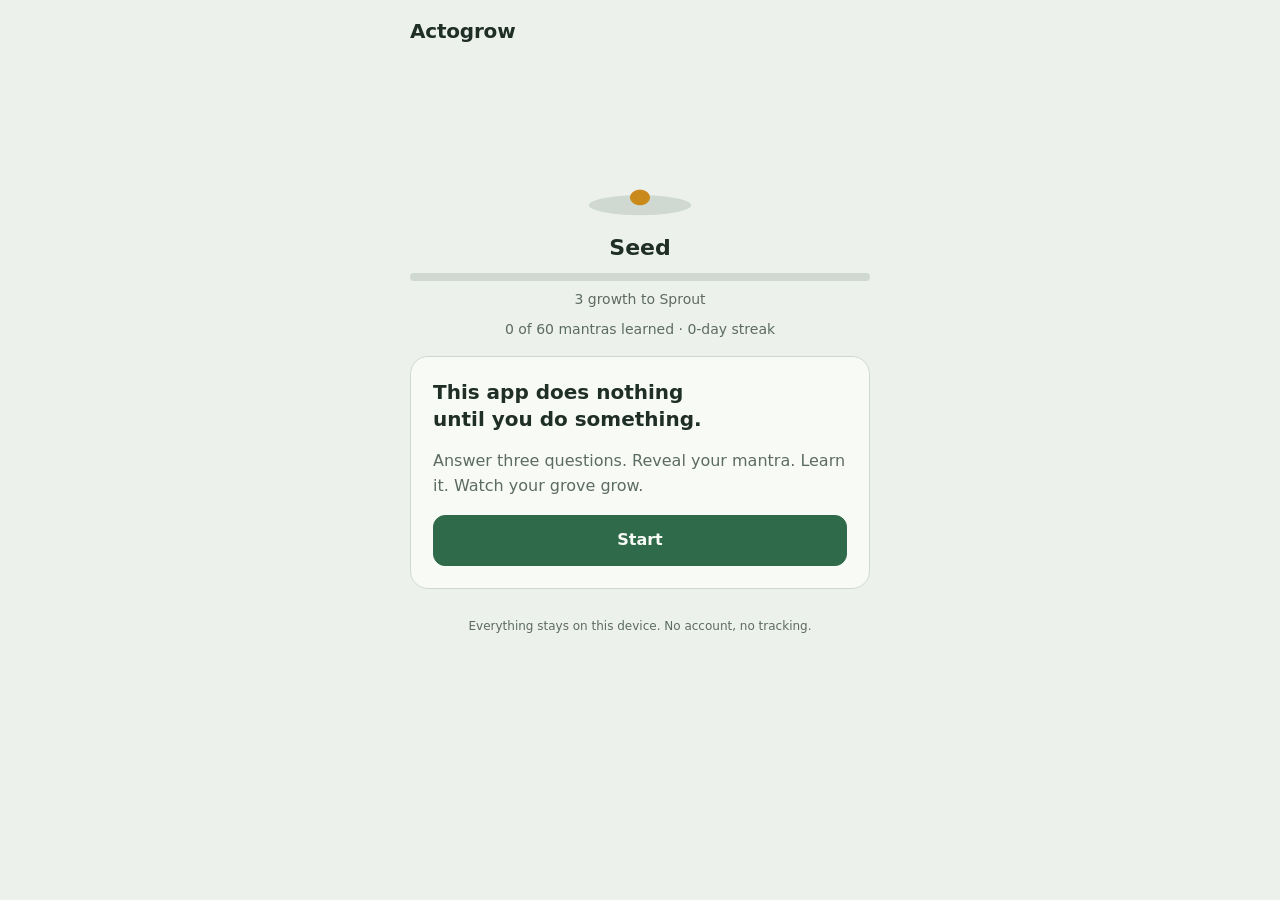
<file: index.html>
<!doctype html>
<html lang="en" dir="ltr">
<head>
  <meta charset="utf-8">
  <meta name="viewport" content="width=device-width, initial-scale=1, viewport-fit=cover">
  <title>Actogrow</title>
  <meta name="description" content="Actogrow: answer three questions, reveal your mantra, learn it, and grow.">
  <meta name="theme-color" content="#2F6B4A">
  <link rel="manifest" href="manifest.webmanifest">
  <link rel="icon" href="icons/icon.svg" type="image/svg+xml">
  <link rel="apple-touch-icon" href="icons/icon-192.png">
  <link rel="stylesheet" href="style.css">
</head>
<body>
  <main id="app" class="app"></main>
  <noscript>Actogrow needs JavaScript to run.</noscript>
  <script src="data/mantras.js"></script>
  <script src="app.js"></script>
</body>
</html>
</file>
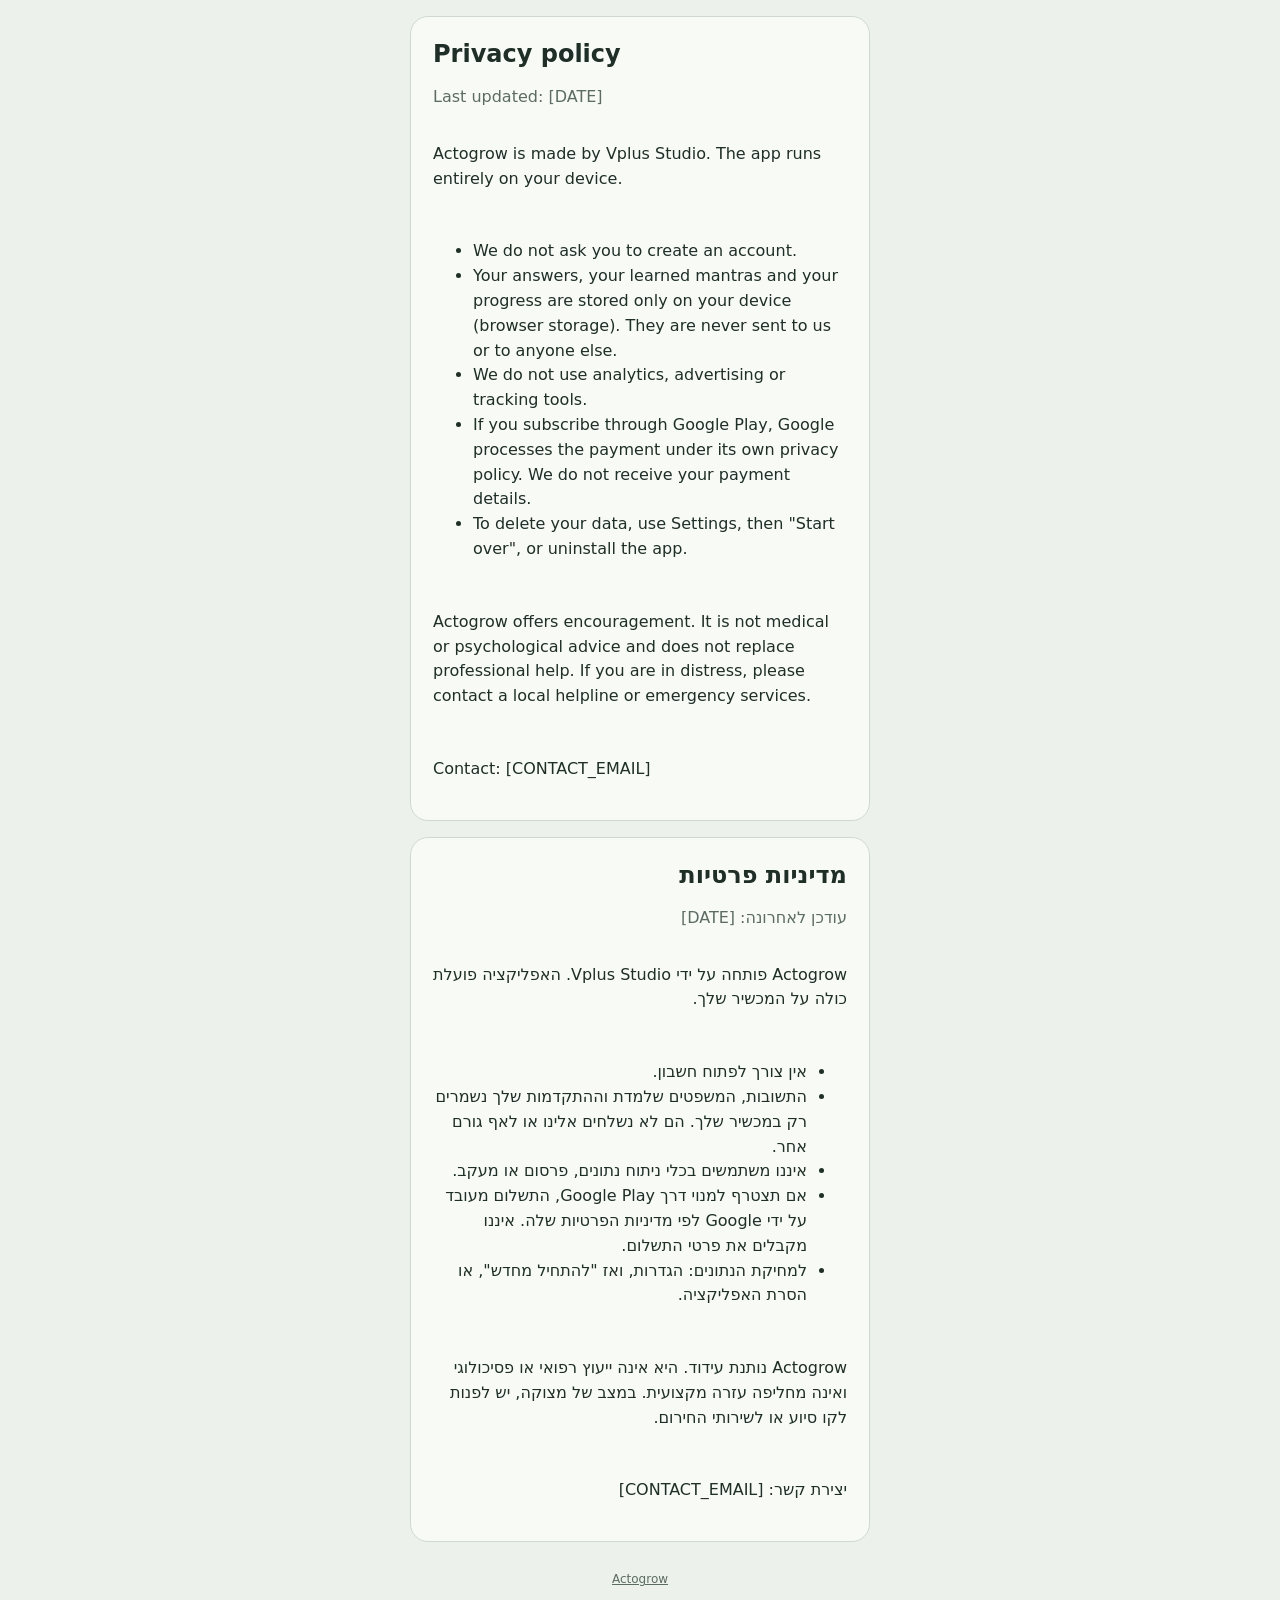
<file: privacy.html>
<!doctype html>
<html lang="en">
<head>
  <meta charset="utf-8">
  <meta name="viewport" content="width=device-width, initial-scale=1, viewport-fit=cover">
  <title>Actogrow Privacy Policy</title>
  <link rel="stylesheet" href="style.css">
</head>
<body>
  <main class="app">
    <section class="card" lang="en" dir="ltr">
      <h1>Privacy policy</h1>
      <p class="lead">Last updated: [DATE]</p>
      <p>Actogrow is made by Vplus Studio. The app runs entirely on your device.</p>
      <ul>
        <li>We do not ask you to create an account.</li>
        <li>Your answers, your learned mantras and your progress are stored only on your device (browser storage). They are never sent to us or to anyone else.</li>
        <li>We do not use analytics, advertising or tracking tools.</li>
        <li>If you subscribe through Google Play, Google processes the payment under its own privacy policy. We do not receive your payment details.</li>
        <li>To delete your data, use Settings, then "Start over", or uninstall the app.</li>
      </ul>
      <p>Actogrow offers encouragement. It is not medical or psychological advice and does not replace professional help. If you are in distress, please contact a local helpline or emergency services.</p>
      <p>Contact: [CONTACT_EMAIL]</p>
    </section>
    <section class="card" lang="he" dir="rtl">
      <h1>מדיניות פרטיות</h1>
      <p class="lead">עודכן לאחרונה: [DATE]</p>
      <p>Actogrow פותחה על ידי Vplus Studio. האפליקציה פועלת כולה על המכשיר שלך.</p>
      <ul>
        <li>אין צורך לפתוח חשבון.</li>
        <li>התשובות, המשפטים שלמדת וההתקדמות שלך נשמרים רק במכשיר שלך. הם לא נשלחים אלינו או לאף גורם אחר.</li>
        <li>איננו משתמשים בכלי ניתוח נתונים, פרסום או מעקב.</li>
        <li>אם תצטרף למנוי דרך Google Play, התשלום מעובד על ידי Google לפי מדיניות הפרטיות שלה. איננו מקבלים את פרטי התשלום.</li>
        <li>למחיקת הנתונים: הגדרות, ואז "להתחיל מחדש", או הסרת האפליקציה.</li>
      </ul>
      <p>Actogrow נותנת עידוד. היא אינה ייעוץ רפואי או פסיכולוגי ואינה מחליפה עזרה מקצועית. במצב של מצוקה, יש לפנות לקו סיוע או לשירותי החירום.</p>
      <p>יצירת קשר: [CONTACT_EMAIL]</p>
    </section>
    <p class="foot"><a href="./">Actogrow</a></p>
  </main>
</body>
</html>
</file>
<file: style.css>
/* Actogrow: one phone-width column; a grove meter on top, one card at a time below. */
:root {
  --bg: #EDF1EC;
  --surface: #F8FAF6;
  --ink: #1F2E27;
  --muted: #5C6B63;
  --line: #CFD9D1;
  --accent: #C98A1B;
  --leaf: #2F6B4A;
  --leaf-soft: #A9CDB4;
  --veil: #2C3E35;
  --on-leaf: #F8FAF6;
  --font: system-ui, -apple-system, "Segoe UI", Roboto, "Noto Sans Hebrew", Arial, sans-serif;
  color-scheme: light;
}
@media (prefers-color-scheme: dark) {
  :root {
    --bg: #111B16; --surface: #18251F; --ink: #E4ECE6; --muted: #9AAAA1; --line: #2B3A32;
    --accent: #E3A53A; --leaf: #6DB487; --leaf-soft: #2F5A41; --veil: #C7D6CC; --on-leaf: #111B16;
    color-scheme: dark;
  }
}

* { box-sizing: border-box; }
html, body { height: 100%; }
body {
  margin: 0;
  background: var(--bg);
  color: var(--ink);
  font: 16px/1.55 var(--font);
  padding: max(16px, env(safe-area-inset-top)) max(16px, env(safe-area-inset-right)) max(16px, env(safe-area-inset-bottom)) max(16px, env(safe-area-inset-left));
}
.app { max-width: 460px; margin: 0 auto; display: flex; flex-direction: column; gap: 16px; }

.topbar { display: flex; align-items: center; justify-content: space-between; gap: 12px; }
.brand { font-weight: 800; font-size: 20px; letter-spacing: -0.01em; }
.icon-btn { border: 0; background: transparent; color: var(--muted); font-size: 22px; padding: 6px 8px; border-radius: 10px; cursor: pointer; }

.grove { display: flex; flex-direction: column; align-items: center; gap: 8px; text-align: center; }
.grove canvas { width: 180px; height: 180px; }
.stage { font-weight: 800; font-size: 22px; }
.bar { width: 100%; height: 8px; border-radius: 99px; background: var(--line); overflow: hidden; }
.bar i { display: block; height: 100%; width: 0; background: var(--leaf); transition: width .6s ease; }
.stats { color: var(--muted); font-size: 14px; font-variant-numeric: tabular-nums; }

.card { background: var(--surface); border: 1px solid var(--line); border-radius: 18px; padding: 22px; display: flex; flex-direction: column; gap: 16px; }
.eyebrow { font-size: 12px; letter-spacing: .06em; text-transform: uppercase; color: var(--muted); }
h1 { font-size: 24px; line-height: 1.25; margin: 0; text-wrap: balance; }
.lead { color: var(--muted); margin: 0; }
.tagline { font-size: 20px; font-weight: 700; line-height: 1.35; margin: 0; text-wrap: balance; }

.opts { display: grid; grid-template-columns: 1fr 1fr; gap: 10px; }
.opts button:last-child:nth-child(odd) { grid-column: 1 / -1; }
button { font: inherit; color: var(--ink); background: transparent; border: 1.5px solid var(--line); border-radius: 12px; padding: 12px 10px; cursor: pointer; }
button:hover { border-color: var(--leaf); }
button:focus-visible, .reveal:focus-visible { outline: 3px solid var(--accent); outline-offset: 2px; }
button:disabled { opacity: .5; cursor: default; }
.primary { background: var(--leaf); border-color: var(--leaf); color: var(--on-leaf); font-weight: 700; }
.ghost { border-style: dashed; }
.row { display: flex; gap: 10px; flex-wrap: wrap; }
.row > button { flex: 1 1 auto; }

.reveal { position: relative; border-radius: 14px; min-height: 160px; display: grid; place-items: center; padding: 22px; overflow: hidden; user-select: none; -webkit-user-select: none; touch-action: none; border: 1px solid var(--line); }
.mantra { font-size: 23px; font-weight: 600; line-height: 1.4; text-align: center; text-wrap: balance; margin: 0; }
.veil { position: absolute; inset: 0; background: var(--veil); color: var(--bg); display: grid; place-items: center; font-weight: 700; padding: 16px; text-align: center; transition: opacity .5s; }
.ring { position: absolute; inset: auto 0 0 0; height: 6px; background: var(--accent); transform-origin: left; transform: scaleX(0); }
[dir="rtl"] .ring { transform-origin: right; }
.blank { display: inline-block; min-width: 4ch; border-bottom: 3px solid var(--accent); }

.chips { display: flex; flex-wrap: wrap; gap: 8px; justify-content: center; min-height: 48px; }
.chip { padding: 8px 12px; border-radius: 99px; }
.answer { min-height: 56px; border: 1.5px dashed var(--line); border-radius: 12px; padding: 10px; display: flex; flex-wrap: wrap; gap: 8px; justify-content: center; align-items: center; }

.picked { background: var(--leaf); border-color: var(--leaf); color: var(--on-leaf); }
.dots { display: flex; gap: 6px; }
.dots i { flex: 1; height: 5px; border-radius: 99px; background: var(--line); }
.dots i.done { background: var(--leaf-soft); }
.dots i.now { background: var(--leaf); }
.tags { display: flex; flex-wrap: wrap; gap: 6px; }
.tag { font-size: 13px; padding: 3px 10px; border-radius: 99px; background: var(--bg); border: 1px solid var(--line); color: var(--muted); }
.link { border: 0; padding: 4px 0; color: var(--muted); align-self: flex-start; }
.enter { animation: enter .25s ease-out; }
@keyframes enter { from { opacity: 0; transform: translateY(8px); } to { opacity: 1; transform: none; } }
.ok { color: var(--leaf); font-weight: 700; margin: 0; }
.no { color: var(--accent); font-weight: 700; margin: 0; }

.list { list-style: none; margin: 0; padding: 0; display: flex; flex-direction: column; gap: 10px; }
.list li { border-bottom: 1px solid var(--line); padding-bottom: 10px; }
.list .topic { font-size: 12px; color: var(--muted); }

.foot { color: var(--muted); font-size: 12px; text-align: center; }
.foot a { color: inherit; }

@media (prefers-reduced-motion: reduce) { * { transition: none !important; } }
</file>
